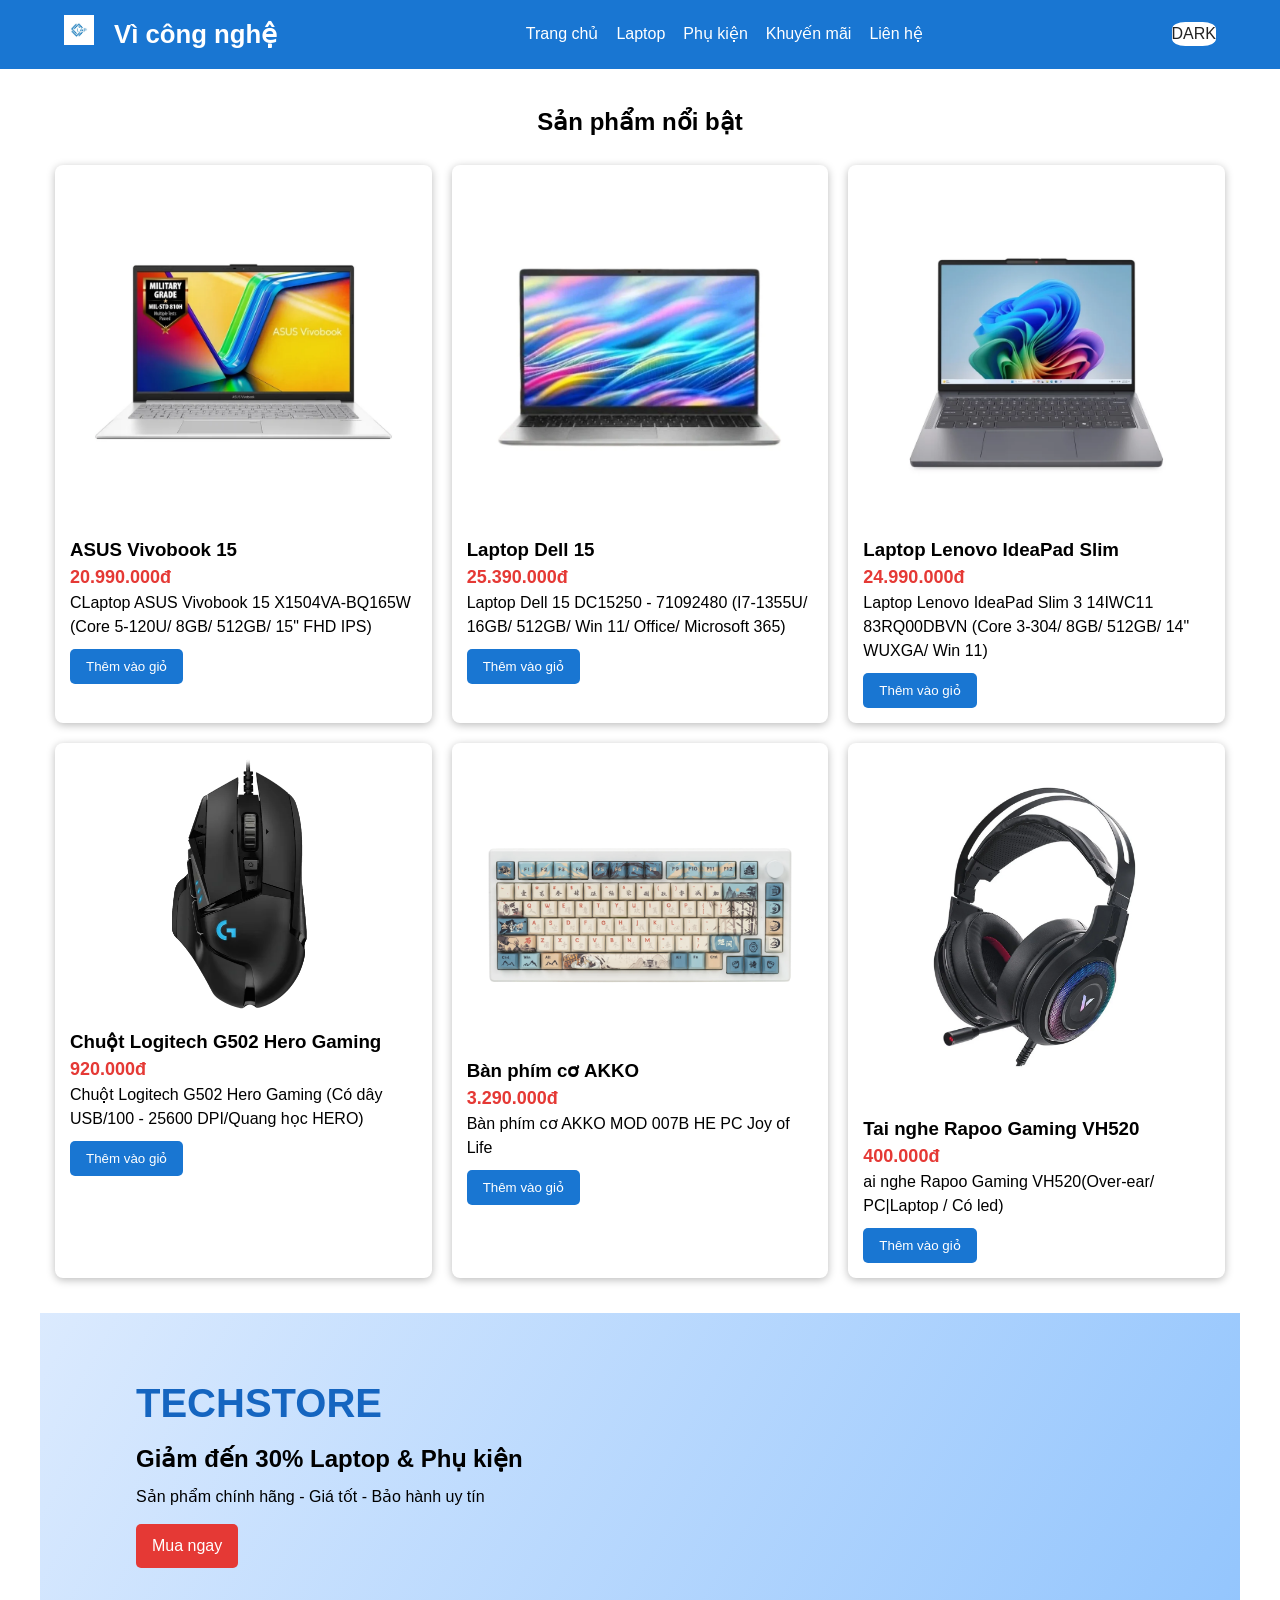
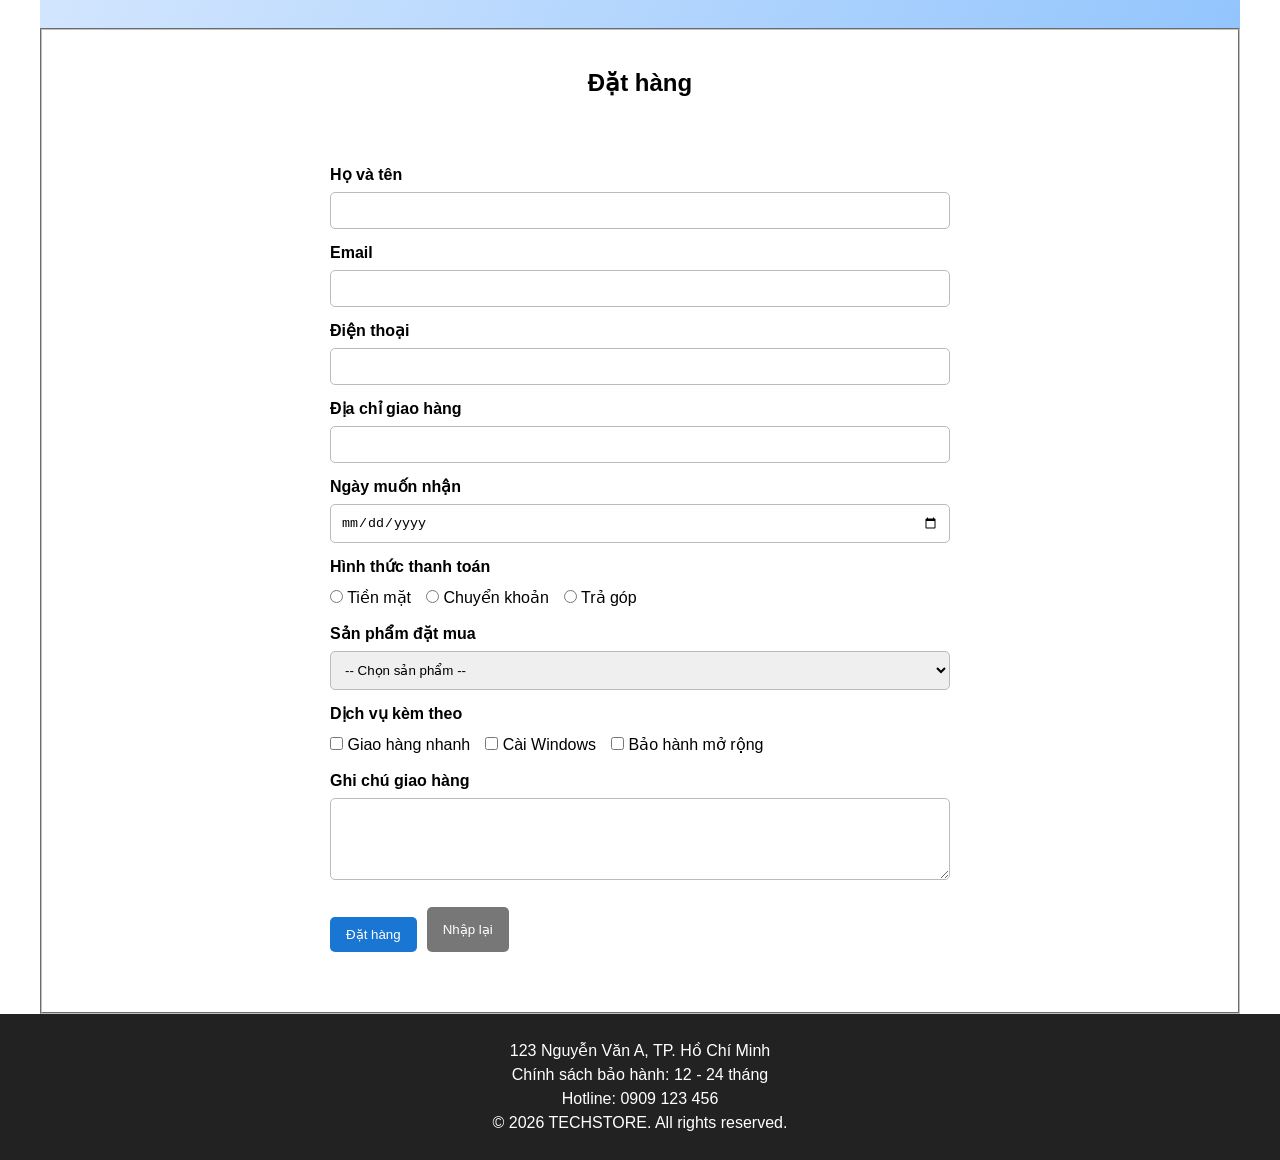
<file: index.html>
<!DOCTYPE html>
<html lang="vi">

<head>
    <meta charset="UTF-8">
    <link rel="stylesheet" href="index.css">
    <title>CÔNG NGHỆ LÙN</title>
    <link rel="icon" type="image/x-icon" href="anh/logo.png">
</head>

<body>
    <header>
        <div class="logo">
            <img src="anh/logo.png" width="30PX" height="30PX">
            <h3>Vì công nghệ</h3>
        </div>
        <nav>
            <a href="#">Trang chủ</a>
            <a href="#laptop">Laptop</a>
            <a href="#phukien">Phụ kiện</a>
            <a href="#khuyenmai">Khuyến mãi</a>
            <a href="#lienhe">Liên hệ</a>
        </nav>
        <div class="doi-theme">
            <input type="checkbox" id="nut-theme">
            <label for="nut-theme" class="theme-nut">
                <span class="sunmode">LIGHT</span>
                <span class="nightmode">DARK</span>
            </label>
        </div>
    </header>
    <main>
        <section id="sanpham">
            <h2 class="title">Sản phẩm nổi bật</h2>

            <div class="products" id="laptop">

                <article class="product">
                    <img src="anh/asusvivo15.png" alt="ASUS Vivobook">
                    <h3>ASUS Vivobook 15</h3>
                    <p class="price">20.990.000đ</p>
                    <p>CLaptop ASUS Vivobook 15 X1504VA-BQ165W (Core 5-120U/ 8GB/ 512GB/ 15" FHD IPS)</p>
                    <button>Thêm vào giỏ</button>
                </article>

                <article class="product">
                    <img src="anh/dell.png" alt="Dell Inspiron">
                    <h3>Laptop Dell 15</h3>
                    <p class="price">25.390.000đ</p>
                    <p>Laptop Dell 15 DC15250 - 71092480 (I7-1355U/ 16GB/ 512GB/ Win 11/ Office/ Microsoft 365)</p>
                    <button>Thêm vào giỏ</button>
                </article>

                <article class="product">
                    <img src="anh/levono.png" alt="Lenovo IdeaPad">
                    <h3>Laptop Lenovo IdeaPad Slim</h3>
                    <p class="price">24.990.000đ</p>
                    <p>Laptop Lenovo IdeaPad Slim 3 14IWC11 83RQ00DBVN (Core 3-304/ 8GB/ 512GB/ 14" WUXGA/ Win 11)</p>
                    <button>Thêm vào giỏ</button>
                </article>

                <article class="product">
                    <img src="anh/chuot.png" alt="Chuột Logitech">
                    <h3>Chuột Logitech G502 Hero Gaming</h3>
                    <p class="price">920.000đ</p>
                    <p>Chuột Logitech G502 Hero Gaming (Có dây USB/100 - 25600 DPI/Quang học HERO)</p>
                    <button>Thêm vào giỏ</button>
                </article>

                <article class="product" id="phukien">
                    <img src="anh/banphim.png" alt="Bàn phím cơ">
                    <h3>Bàn phím cơ AKKO</h3>
                    <p class="price">3.290.000đ</p>
                    <p>Bàn phím cơ AKKO MOD 007B HE PC Joy of Life</p>
                    <button>Thêm vào giỏ</button>
                </article>

                <article class="product">
                    <img src="anh/tainghe.png" alt="Tai nghe">
                    <h3>Tai nghe Rapoo Gaming VH520</h3>
                    <p class="price">400.000đ</p>
                    <p>ai nghe Rapoo Gaming VH520(Over-ear/ PC|Laptop / Có led)</p>
                    <button>Thêm vào giỏ</button>
                </article>

            </div>
        </section>

        <section class="banner" id="khuyenmai">
            <div>
                <h1>TECHSTORE</h1>
                <h2>Giảm đến 30% Laptop & Phụ kiện</h2>
                <p>Sản phẩm chính hãng - Giá tốt - Bảo hành uy tín</p>
                <a href="#sanpham" class="buy">Mua ngay</a>
            </div>
        </section>
        <fieldset>
            <section class="order">
                <h2 class="title">Đặt hàng</h2>

                <form>
                    <label>Họ và tên</label>
                    <input type="text" required>

                    <label>Email</label>
                    <input type="email" required>

                    <label>Điện thoại</label>
                    <input type="tel" required>

                    <label>Địa chỉ giao hàng</label>
                    <input type="text" required>

                    <label>Ngày muốn nhận</label>
                    <input type="date" required>

                    <label>Hình thức thanh toán</label>
                    <div class="radio">
                        <label><input type="radio" name="pay" required> Tiền mặt</label>
                        <label><input type="radio" name="pay"> Chuyển khoản</label>
                        <label><input type="radio" name="pay"> Trả góp</label>
                    </div>

                    <label>Sản phẩm đặt mua</label>
                    <select required>
                        <option value="">-- Chọn sản phẩm --</option>
                        <option>ASUS Vivobook 15</option>
                        <option>Laptop Dell 15</option>
                        <option>Laptop Lenovo IdeaPad</option>
                        <option>Chuột Logitech G502</option>
                        <option>Bàn phím cơ AKKO</option>
                        <option>Tai nghe Rapoo</option>
                    </select>

                    <label>Dịch vụ kèm theo</label>
                    <div class="check">
                        <label><input type="checkbox"> Giao hàng nhanh</label>
                        <label><input type="checkbox"> Cài Windows</label>
                        <label><input type="checkbox"> Bảo hành mở rộng</label>
                    </div>

                    <label>Ghi chú giao hàng</label>
                    <textarea rows="4"></textarea>

                    <div class="form-nut">
                        <button type="submit">Đặt hàng</button>
                        <button type="reset">Nhập lại</button>
                    </div>
                </form>
            </section>

        </fieldset>

    </main>

    <footer id="lienhe">
        <p>123 Nguyễn Văn A, TP. Hồ Chí Minh</p>
        <p>Chính sách bảo hành: 12 - 24 tháng</p>
        <p>Hotline: 0909 123 456</p>
        <p>© 2026 TECHSTORE. All rights reserved.</p>
    </footer>
</body>

</html>
</file>
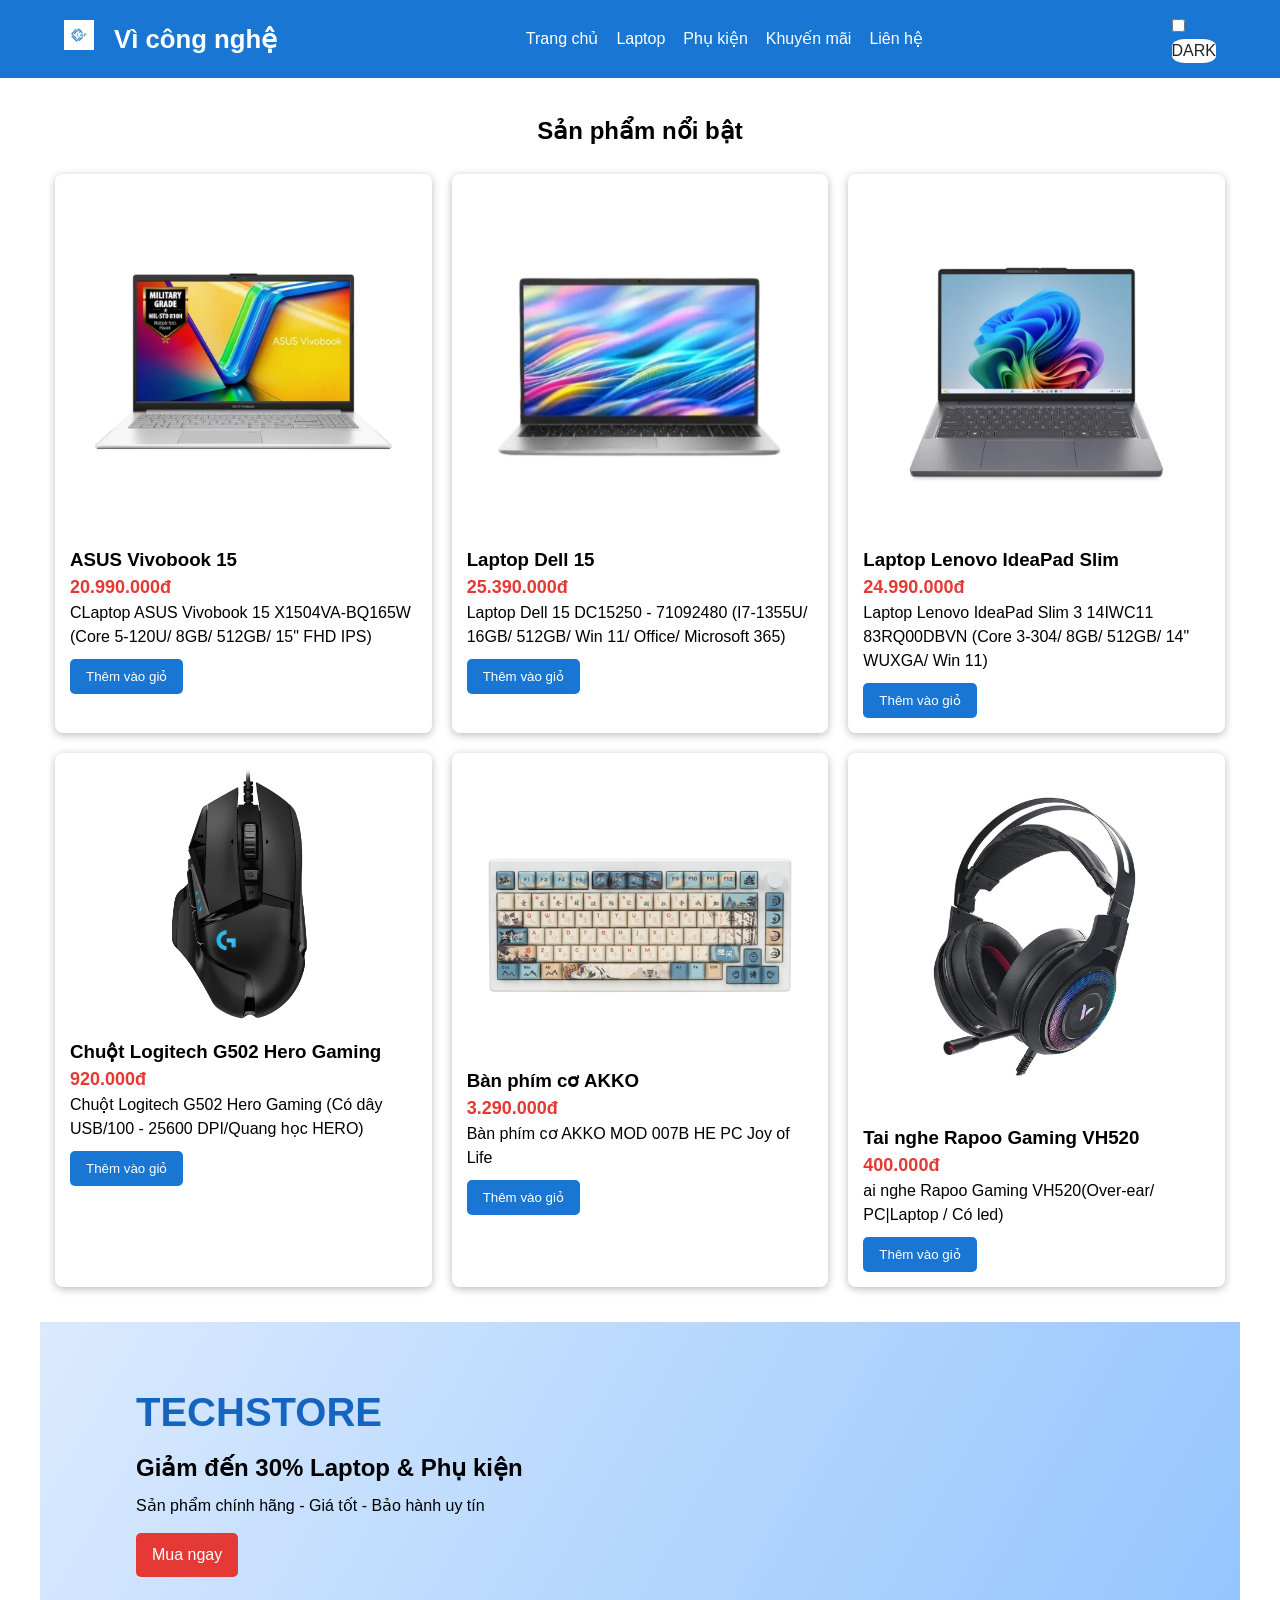
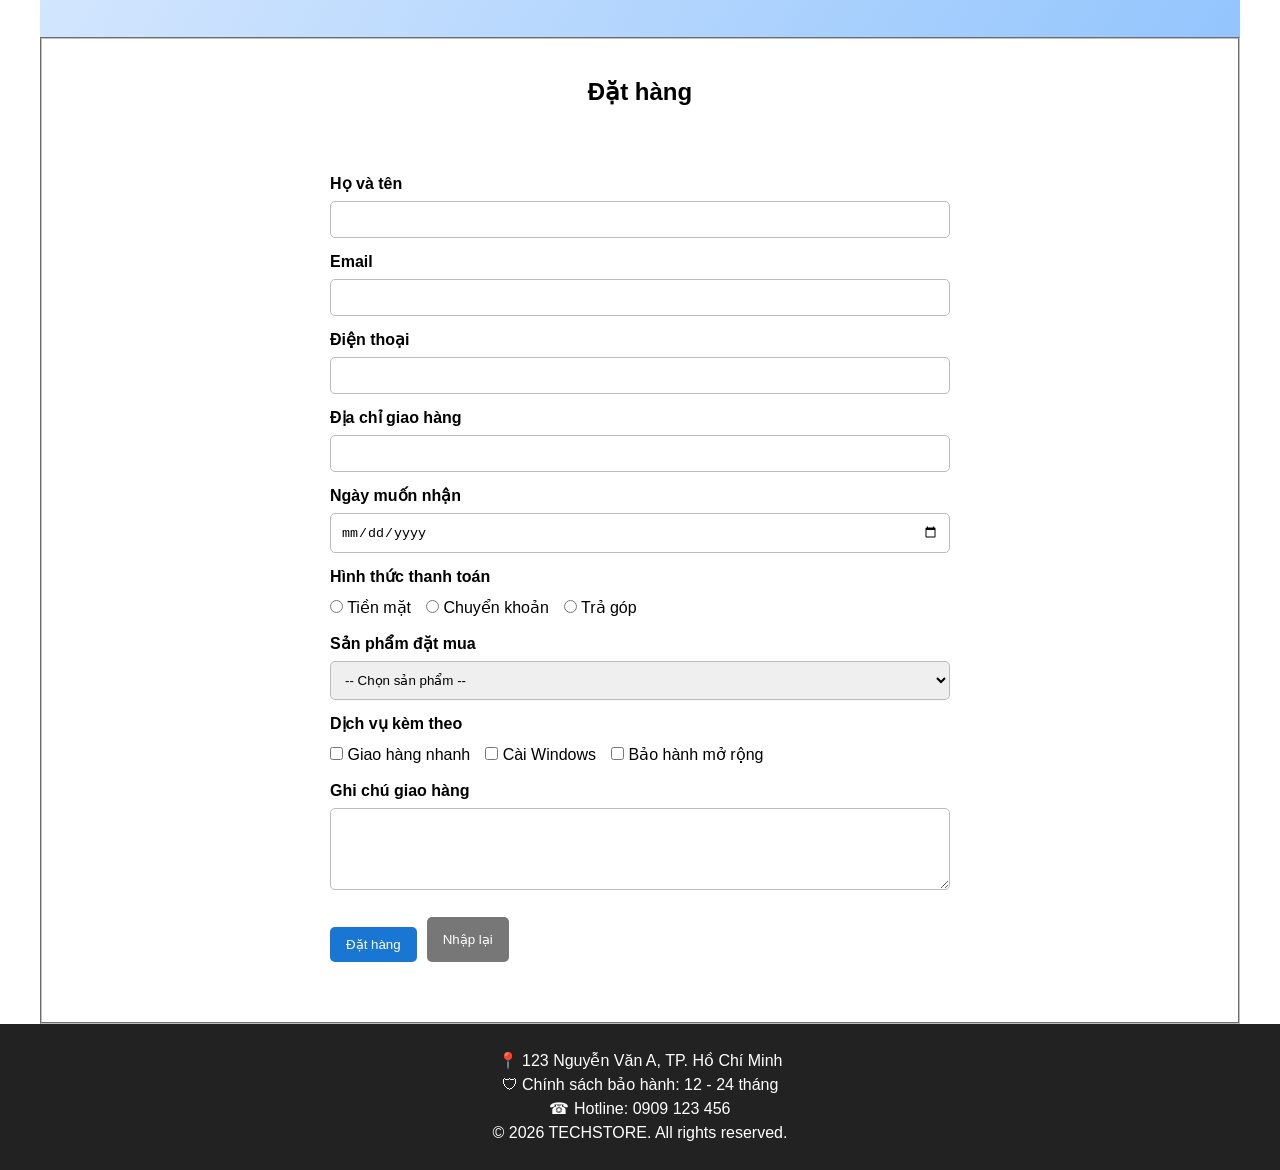
<file: web.html>
<!DOCTYPE html>
<html lang="vi">

<head>
    <meta charset="UTF-8">
    <link rel="stylesheet" href="web.css">
    <title>CÔNG NGHỆ LÙN</title>
    <link rel="icon" type="image/x-icon" href="logo.png">
</head>

<body>
    <header>
        <div class="logo">
            <img src="logo.png" width="30PX" height="30PX">
            <h3>Vì công nghệ</h3>
        </div>
        <nav>
            <a href="#">Trang chủ</a>
            <a href="#laptop">Laptop</a>
            <a href="#phukien">Phụ kiện</a>
            <a href="#khuyenmai">Khuyến mãi</a>
            <a href="#lienhe">Liên hệ</a>
        </nav>
        <div>
            <input type="checkbox" id="nut-theme">
            <label for="nut-theme" class="theme-nut">
                <span class="sunmode">LIGHT</span>
                <span class="nightmode">DARK</span>
            </label>
        </div>
    </header>
    <main>
            <section id="sanpham">
        <h2 class="title">Sản phẩm nổi bật</h2>

        <div class="products" id="laptop">

            <article class="product">
                <img src="asusvivo15.png" alt="ASUS Vivobook">
                <h3>ASUS Vivobook 15</h3>
                <p class="price">20.990.000đ</p>
                <p>CLaptop ASUS Vivobook 15 X1504VA-BQ165W (Core 5-120U/ 8GB/ 512GB/ 15" FHD IPS)</p>
                <button>Thêm vào giỏ</button>
            </article>

            <article class="product">
                <img src="dell.png" alt="Dell Inspiron">
                <h3>Laptop Dell 15</h3>
                <p class="price">25.390.000đ</p>
                <p>Laptop Dell 15 DC15250 - 71092480 (I7-1355U/ 16GB/ 512GB/ Win 11/ Office/ Microsoft 365)</p>
                <button>Thêm vào giỏ</button>
            </article>

            <article class="product">
                <img src="levono.png" alt="Lenovo IdeaPad">
                <h3>Laptop Lenovo IdeaPad Slim</h3>
                <p class="price">24.990.000đ</p>
                <p>Laptop Lenovo IdeaPad Slim 3 14IWC11 83RQ00DBVN (Core 3-304/ 8GB/ 512GB/ 14" WUXGA/ Win 11)</p>
                <button>Thêm vào giỏ</button>
            </article>

            <article class="product">
                <img src="chuot.png" alt="Chuột Logitech">
                <h3>Chuột Logitech G502 Hero Gaming</h3>
                <p class="price">920.000đ</p>
                <p>Chuột Logitech G502 Hero Gaming (Có dây USB/100 - 25600 DPI/Quang học HERO)</p>
                <button>Thêm vào giỏ</button>
            </article>

            <article class="product" id="phukien">
                <img src="banphim.png" alt="Bàn phím cơ">
                <h3>Bàn phím cơ AKKO</h3>
                <p class="price">3.290.000đ</p>
                <p>Bàn phím cơ AKKO MOD 007B HE PC Joy of Life</p>
                <button>Thêm vào giỏ</button>
            </article>

            <article class="product">
                <img src="tainghe.png" alt="Tai nghe">
                <h3>Tai nghe Rapoo Gaming VH520</h3>
                <p class="price">400.000đ</p>
                <p>ai nghe Rapoo Gaming VH520(Over-ear/ PC|Laptop / Có led)</p>
                <button>Thêm vào giỏ</button>
            </article>

        </div>
    </section>

        <section class="banner" id="khuyenmai">
            <div>
                <h1>TECHSTORE</h1>
                <h2>Giảm đến 30% Laptop & Phụ kiện</h2>
                <p>Sản phẩm chính hãng - Giá tốt - Bảo hành uy tín</p>
                <a href="#sanpham" class="buy">Mua ngay</a>
            </div>
        </section>
        <fieldset>
            <section class="order">
                <h2 class="title">Đặt hàng</h2>

                <form>
                    <label>Họ và tên</label>
                    <input type="text" required>

                    <label>Email</label>
                    <input type="email" required>

                    <label>Điện thoại</label>
                    <input type="tel" required>

                    <label>Địa chỉ giao hàng</label>
                    <input type="text" required>

                    <label>Ngày muốn nhận</label>
                    <input type="date" required>

                    <label>Hình thức thanh toán</label>
                    <div class="radio">
                        <label><input type="radio" name="pay" required> Tiền mặt</label>
                        <label><input type="radio" name="pay"> Chuyển khoản</label>
                        <label><input type="radio" name="pay"> Trả góp</label>
                    </div>

                    <label>Sản phẩm đặt mua</label>
                    <select required>
                        <option value="">-- Chọn sản phẩm --</option>
                        <option>ASUS Vivobook 15</option>
                        <option>Dell Inspiron 15</option>
                        <option>Lenovo IdeaPad 5</option>
                        <option>Chuột Logitech G102</option>
                        <option>Bàn phím cơ AKKO</option>
                        <option>Tai nghe Gaming Havit</option>
                    </select>

                    <label>Dịch vụ kèm theo</label>
                    <div class="check">
                        <label><input type="checkbox"> Giao hàng nhanh</label>
                        <label><input type="checkbox"> Cài Windows</label>
                        <label><input type="checkbox"> Bảo hành mở rộng</label>
                    </div>

                    <label>Ghi chú giao hàng</label>
                    <textarea rows="4"></textarea>

                    <div class="form-btn">
                        <button type="submit">Đặt hàng</button>
                        <button type="reset">Nhập lại</button>
                    </div>
                </form>
            </section>

        </fieldset>

    </main>

    <footer id="lienhe">
        <p>📍 123 Nguyễn Văn A, TP. Hồ Chí Minh</p>
        <p>🛡 Chính sách bảo hành: 12 - 24 tháng</p>
        <p>☎ Hotline: 0909 123 456</p>
        <p>© 2026 TECHSTORE. All rights reserved.</p>
    </footer>
</body>

</html>
</file>
<file: index.css>
* {
    box-sizing: border-box;
    margin: 0;
    padding: 0;
}
:root{
    --bg-color:white;
    --text-color:black;
    --accent:red;
}
#nut-theme:checked~*{
    --bg-color:black;
    --text-color:white;
    --accent:red;
}
html {
    scroll-behavior: smooth;
}

body {
    font-family: Arial, sans-serif;
    background: var(--bg-color);
    color: var(--text-color);
    line-height: 1.5;
    transition: 1s;
}
body:has(#nut-theme:checked){
    --bg-color:black;
    --text-color:white;
    --accent:red;
}
header {
    background: #1976d2;
    color: white;
    padding: 15px 5%;
    display: flex;
    align-items: center;
    gap: 25px;
}

.logo {
    gap: 20px;
    display: flex;
    font-size: 22px;
    font-weight: bold;
}

.logo span {
    color: #ffeb3b;
}

nav {
    display: flex;
    gap: 18px;
    flex: 1;
    justify-content: center;
}

nav a {
    color: white;
    text-decoration: none;
}

nav a:hover {
    color: #ffeb3b;
}

button,
.buy {
    border: 0;
    padding: 10px 16px;
    border-radius: 5px;
    cursor: pointer;
}

.theme-nut {
    display:  flex;
    align-items: center;
    justify-content: center;
    border-radius: 30%;
    background: #fff;
    color: #222;
    cursor: pointer;
}
.sunmode{
    display: none;
}
.nightmode{
    display: inline;
}
#nut-theme:checked ~ .theme-nut .sunmode {display: inline;}
#nut-theme:checked ~ .theme-nut .nightmode{display: none;}
.doi-theme input{
    display: none;
}
.banner {
    min-height: 280px;
    padding: 60px 8%;
    display: flex;
    align-items: center;
    background: linear-gradient(120deg, #dbeafe, #93c5fd);
    color: black !important;
}

.banner h1 {
    font-size: 40px;
    color: #1565c0;
}

.banner h2 {
    margin: 8px 0;
}

.buy {
    display: inline-block;
    margin-top: 15px;
    background: #e53935;
    color: white;
    text-decoration: none;
}

main {
    max-width: 1200px;
    margin: auto;
}

section {
    padding: 35px 15px;
}

.title {
    text-align: center;
    margin-bottom: 25px;
}

.products {
    display: grid;
    grid-template-columns: repeat(3, 1fr);
    gap: 20px;
}

.product {
    background: white;
    color: black !important;
    padding: 15px;
    border-radius: 8px;
    box-shadow: 0 2px 8px #bbb;
}

.product img {
    width: 100%;
    display: block;
    border-radius: 5px;
}

.product h3 {
    margin-top: 10px;
}

.price {
    color: #e53935;
    font-weight: bold;
    font-size: 18px;
}

.product button,
.form-nut button:first-child {
    background: #1976d2;
    color: white;
    margin-top: 10px;
}

.order {
    max-width: 700px;
    margin: auto;
}

form {
    background: white;
    color: black !important;
    padding: 25px;
    border-radius: 8px;
}

form > label {
    display: block;
    margin-top: 12px;
    font-weight: bold;
}

input[type="text"],
input[type="email"],
input[type="tel"],
input[type="date"],
select,
textarea {
    width: 100%;
    padding: 10px;
    margin-top: 5px;
    border: 1px solid #bbb;
    border-radius: 5px;
}

.radio,
.check {
    display: flex;
    flex-wrap: wrap;
    gap: 15px;
    margin-top: 7px;
}

.radio label,
.check label {
    font-weight: normal;
}

.form-nut {
    display: flex;
    gap: 10px;
    margin-top: 20px;
}

.form-nut button:last-child {
    background: #777;
    color: white;
}

footer {
    background: #222;
    color: white;
    text-align: center;
    padding: 25px 10px;
}



@media (max-width: 768px) {
    header {
        flex-wrap: wrap;
        justify-content: center;
    }

    nav {
        order: 3;
        flex-basis: 100%;
        flex-wrap: wrap;
    }

    .products {
        grid-template-columns: repeat(2, 1fr);
    }
}

@media (max-width: 500px) {
    header {
        padding: 12px;
        gap: 12px;
    }

    nav {
        gap: 8px;
        font-size: 14px;
    }

    nav a {
        padding: 3px;
    }

    .banner {
        padding: 40px 20px;
        min-height: 230px;
    }

    .banner h1 {
        font-size: 30px;
    }

    .banner h2 {
        font-size: 20px;
    }

    section {
        padding: 25px 10px;
    }

    .products {
        grid-template-columns: 1fr;
    }

    form {
        padding: 15px;
    }

    .radio,
    .check {
        flex-direction: column;
        gap: 7px;
    }

    .form-nut {
        flex-direction: column;
    }

    .form-nut button {
        width: 100%;
    }
}
</file>
<file: web.css>
* {
    box-sizing: border-box;
    margin: 0;
    padding: 0;
}
:root{
    --bg-color:white;
    --text-color:black;
    --accent:red;
}
#nut-theme:checked~*{
    --bg-color:black;
    --text-color:white;
    --accent:red;
}
html {
    scroll-behavior: smooth;
}

body {
    font-family: Arial, sans-serif;
    background: var(--bg-color);
    color: var(--text-color);
    line-height: 1.5;
}
body:has(#nut-theme:checked){
    --bg-color:black;
    --text-color:white;
    --accent:red;
}
header {
    background: #1976d2;
    color: white;
    padding: 15px 5%;
    display: flex;
    align-items: center;
    gap: 25px;
}

.logo {
    gap: 20px;
    display: flex;
    font-size: 22px;
    font-weight: bold;
}

.logo span {
    color: #ffeb3b;
}

nav {
    display: flex;
    gap: 18px;
    flex: 1;
    justify-content: center;
}

nav a {
    color: white;
    text-decoration: none;
}

nav a:hover {
    color: #ffeb3b;
}

button,
.buy {
    border: 0;
    padding: 10px 16px;
    border-radius: 5px;
    cursor: pointer;
}

.theme-nut {
    display:  flex;
    align-items: center;
    justify-content: center;
    border-radius: 30%;
    background: #fff;
    color: #222;
    cursor: pointer;
}
.sunmode{
    display: none;
}
.nightmode{
    display: inline;
}
#nut_theme:checked ~ .theme-nut .sunmode {display: inline;}
#nut_theme:checked ~ .theme-nut .nightmode{display: none;}
.banner {
    min-height: 280px;
    padding: 60px 8%;
    display: flex;
    align-items: center;
    background: linear-gradient(120deg, #dbeafe, #93c5fd);
    color: black !important;
}

.banner h1 {
    font-size: 40px;
    color: #1565c0;
}

.banner h2 {
    margin: 8px 0;
}

.buy {
    display: inline-block;
    margin-top: 15px;
    background: #e53935;
    color: white;
    text-decoration: none;
}

main {
    max-width: 1200px;
    margin: auto;
}

section {
    padding: 35px 15px;
}

.title {
    text-align: center;
    margin-bottom: 25px;
}

.products {
    display: grid;
    grid-template-columns: repeat(3, 1fr);
    gap: 20px;
}

.product {
    background: white;
    color: black !important;
    padding: 15px;
    border-radius: 8px;
    box-shadow: 0 2px 8px #bbb;
}

.product img {
    width: 100%;
    display: block;
    border-radius: 5px;
}

.product h3 {
    margin-top: 10px;
}

.price {
    color: #e53935;
    font-weight: bold;
    font-size: 18px;
}

.product button,
.form-btn button:first-child {
    background: #1976d2;
    color: white;
    margin-top: 10px;
}

.order {
    max-width: 700px;
    margin: auto;
}

form {
    background: white;
    color: black !important;
    padding: 25px;
    border-radius: 8px;
}

form > label {
    display: block;
    margin-top: 12px;
    font-weight: bold;
}

input[type="text"],
input[type="email"],
input[type="tel"],
input[type="date"],
select,
textarea {
    width: 100%;
    padding: 10px;
    margin-top: 5px;
    border: 1px solid #bbb;
    border-radius: 5px;
}

.radio,
.check {
    display: flex;
    flex-wrap: wrap;
    gap: 15px;
    margin-top: 7px;
}

.radio label,
.check label {
    font-weight: normal;
}

.form-btn {
    display: flex;
    gap: 10px;
    margin-top: 20px;
}

.form-btn button:last-child {
    background: #777;
    color: white;
}

footer {
    background: #222;
    color: white;
    text-align: center;
    padding: 25px 10px;
}



@media (max-width: 768px) {
    header {
        flex-wrap: wrap;
        justify-content: center;
    }

    nav {
        order: 3;
        flex-basis: 100%;
        flex-wrap: wrap;
    }

    .products {
        grid-template-columns: repeat(2, 1fr);
    }
}

@media (max-width: 500px) {
    header {
        padding: 12px;
        gap: 12px;
    }

    nav {
        gap: 8px;
        font-size: 14px;
    }

    nav a {
        padding: 3px;
    }

    .banner {
        padding: 40px 20px;
        min-height: 230px;
    }

    .banner h1 {
        font-size: 30px;
    }

    .banner h2 {
        font-size: 20px;
    }

    section {
        padding: 25px 10px;
    }

    .products {
        grid-template-columns: 1fr;
    }

    form {
        padding: 15px;
    }

    .radio,
    .check {
        flex-direction: column;
        gap: 7px;
    }

    .form-btn {
        flex-direction: column;
    }

    .form-btn button {
        width: 100%;
    }
}
</file>
